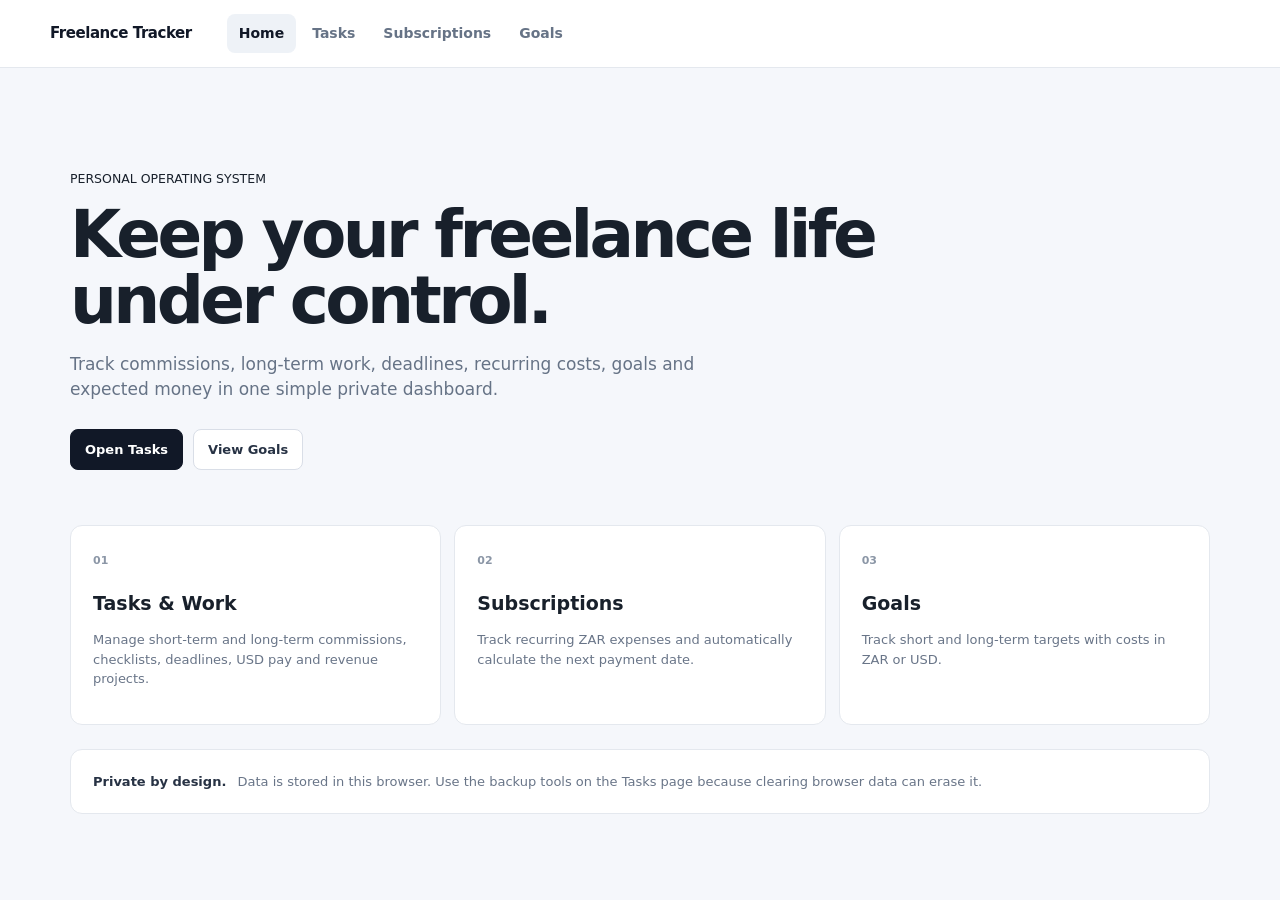
<file: index.html>
<!doctype html><html lang="en"><head><meta charset="UTF-8"><meta name="viewport" content="width=device-width,initial-scale=1"><title>Freelance Tracker</title><link rel="stylesheet" href="styles.css"></head><body><header><a class="brand" href="index.html">Freelance Tracker</a><nav><a class="active" href="index.html">Home</a><a href="tasks.html">Tasks</a><a href="subscriptions.html">Subscriptions</a><a href="goals.html">Goals</a></nav></header><main class="container home"><section class="hero"><small>PERSONAL OPERATING SYSTEM</small><h1>Keep your freelance life under control.</h1><p>Track commissions, long-term work, deadlines, recurring costs, goals and expected money in one simple private dashboard.</p><div class="actions"><a class="btn primary" href="tasks.html">Open Tasks</a><a class="btn" href="goals.html">View Goals</a></div></section><section class="grid3"><article><b>01</b><h2>Tasks & Work</h2><p>Manage short-term and long-term commissions, checklists, deadlines, USD pay and revenue projects.</p></article><article><b>02</b><h2>Subscriptions</h2><p>Track recurring ZAR expenses and automatically calculate the next payment date.</p></article><article><b>03</b><h2>Goals</h2><p>Track short and long-term targets with costs in ZAR or USD.</p></article></section><div class="notice"><strong>Private by design.</strong> Data is stored in this browser. Use the backup tools on the Tasks page because clearing browser data can erase it.</div></main><script src="app.js"></script></body></html>
</file>
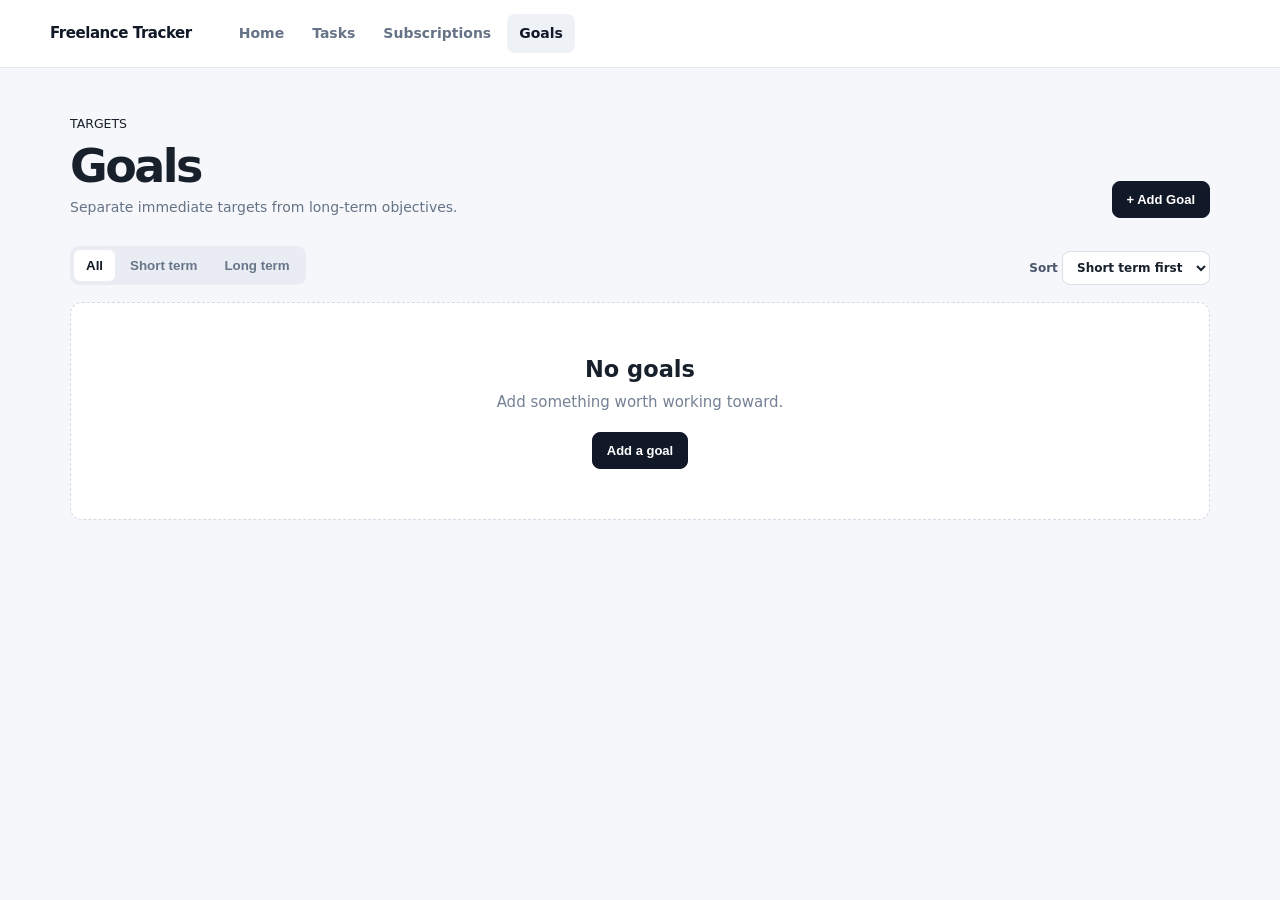
<file: goals.html>
<!doctype html><html lang="en"><head><meta charset="UTF-8"><meta name="viewport" content="width=device-width,initial-scale=1"><title>Goals — Freelance Tracker</title><link rel="stylesheet" href="styles.css"></head><body data-page="goals"><header><a class="brand" href="index.html">Freelance Tracker</a><nav><a href="index.html">Home</a><a href="tasks.html">Tasks</a><a href="subscriptions.html">Subscriptions</a><a class="active" href="goals.html">Goals</a></nav></header><main class="container"><section class="heading"><div><small>TARGETS</small><h1>Goals</h1><p>Separate immediate targets from long-term objectives.</p></div><button class="btn primary" data-open="goal-modal">+ Add Goal</button></section><section class="toolbar"><div class="tabs" id="goal-filter"><button class="active" data-filter="all">All</button><button data-filter="short">Short term</button><button data-filter="long">Long term</button></div><label>Sort <select id="goal-sort"><option value="short">Short term first</option><option value="long">Long term first</option><option value="cost-desc">Cost: highest</option><option value="cost-asc">Cost: lowest</option><option value="usd">USD first</option></select></label></section><div id="goal-list" class="list"></div><div id="goal-empty" class="empty"><h2>No goals</h2><p>Add something worth working toward.</p><button class="btn primary" data-open="goal-modal">Add a goal</button></div></main><div class="modal hidden" id="goal-modal"><div class="modalbox"><button class="close" data-close>×</button><h2>Add Goal</h2><form id="goal-form"><label>Title<input name="title" required placeholder="e.g. Buy a new monitor"></label><label>Type<select name="type"><option value="short">Short term</option><option value="long">Long term</option></select></label><label>Description<textarea name="description" rows="4" required></textarea></label><div class="two"><label>Currency<select name="currency"><option value="ZAR">ZAR (R)</option><option value="USD">USD ($)</option></select></label><label>Cost<input name="cost" type="number" min="0" step="0.01" required></label></div><button class="btn primary full">Save Goal</button></form></div></div><script src="app.js"></script></body></html>
</file>
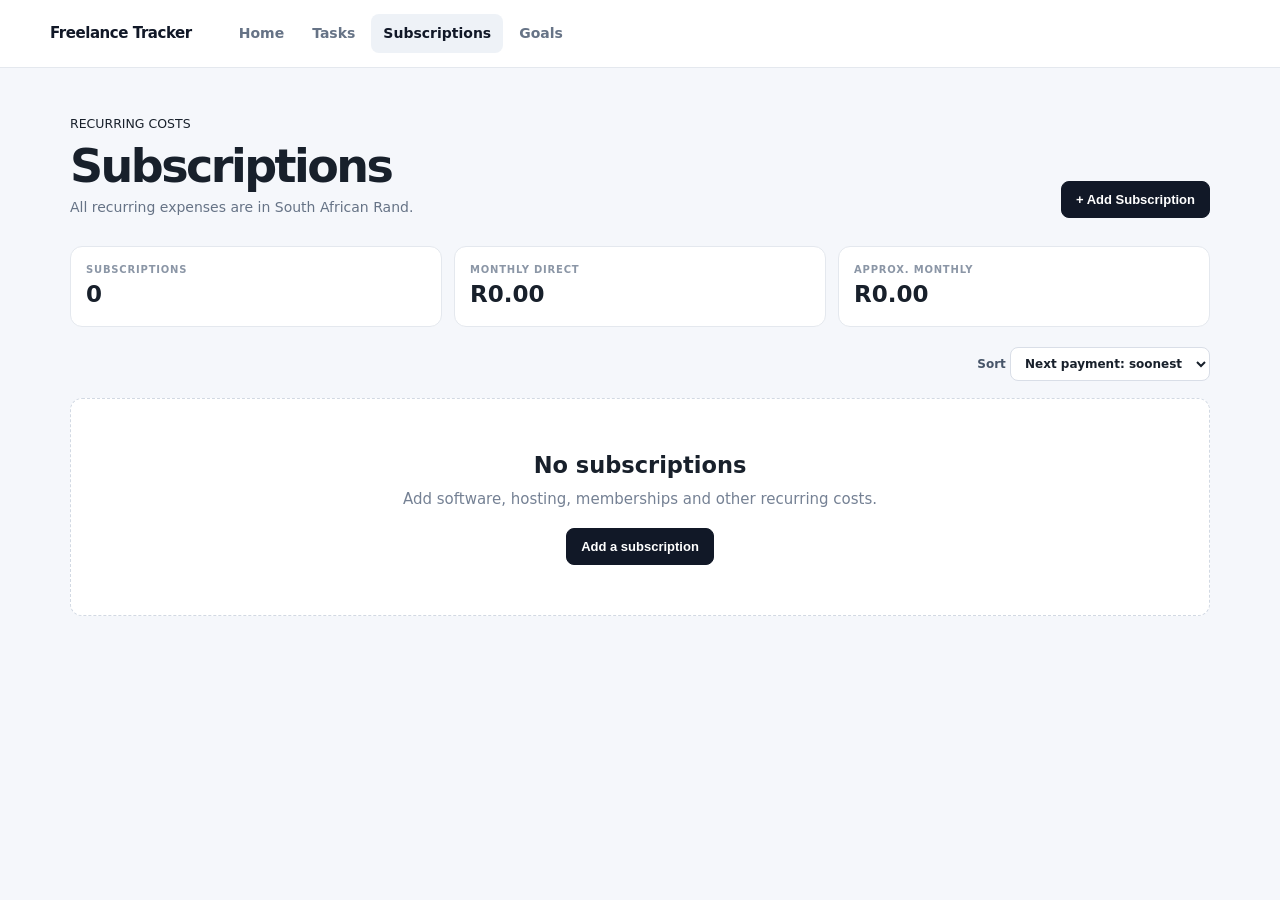
<file: subscriptions.html>
<!doctype html><html lang="en"><head><meta charset="UTF-8"><meta name="viewport" content="width=device-width,initial-scale=1"><title>Subscriptions — Freelance Tracker</title><link rel="stylesheet" href="styles.css"></head><body data-page="subscriptions"><header><a class="brand" href="index.html">Freelance Tracker</a><nav><a href="index.html">Home</a><a href="tasks.html">Tasks</a><a class="active" href="subscriptions.html">Subscriptions</a><a href="goals.html">Goals</a></nav></header><main class="container"><section class="heading"><div><small>RECURRING COSTS</small><h1>Subscriptions</h1><p>All recurring expenses are in South African Rand.</p></div><button class="btn primary" data-open="sub-modal">+ Add Subscription</button></section><section id="sub-summary" class="summary"></section><section class="toolbar right"><label>Sort <select id="sub-sort"><option value="next">Next payment: soonest</option><option value="cost-desc">Cost: highest</option><option value="cost-asc">Cost: lowest</option><option value="weekly">Weekly first</option><option value="monthly">Monthly first</option></select></label></section><div id="sub-list" class="list"></div><div id="sub-empty" class="empty"><h2>No subscriptions</h2><p>Add software, hosting, memberships and other recurring costs.</p><button class="btn primary" data-open="sub-modal">Add a subscription</button></div></main><div class="modal hidden" id="sub-modal"><div class="modalbox"><button class="close" data-close>×</button><h2>Add Subscription</h2><form id="sub-form"><label>Title<input name="title" required placeholder="e.g. Adobe"></label><label>Description<textarea name="description" rows="3"></textarea></label><div class="two"><label>Cost (ZAR)<input name="cost" type="number" min="0" step="0.01" required></label><label>Frequency<select name="frequency"><option value="monthly">Monthly</option><option value="weekly">Weekly</option></select></label></div><label>Date purchased / first paid<input name="startDate" type="date" required></label><button class="btn primary full">Save Subscription</button></form></div></div><script src="app.js"></script></body></html>
</file>
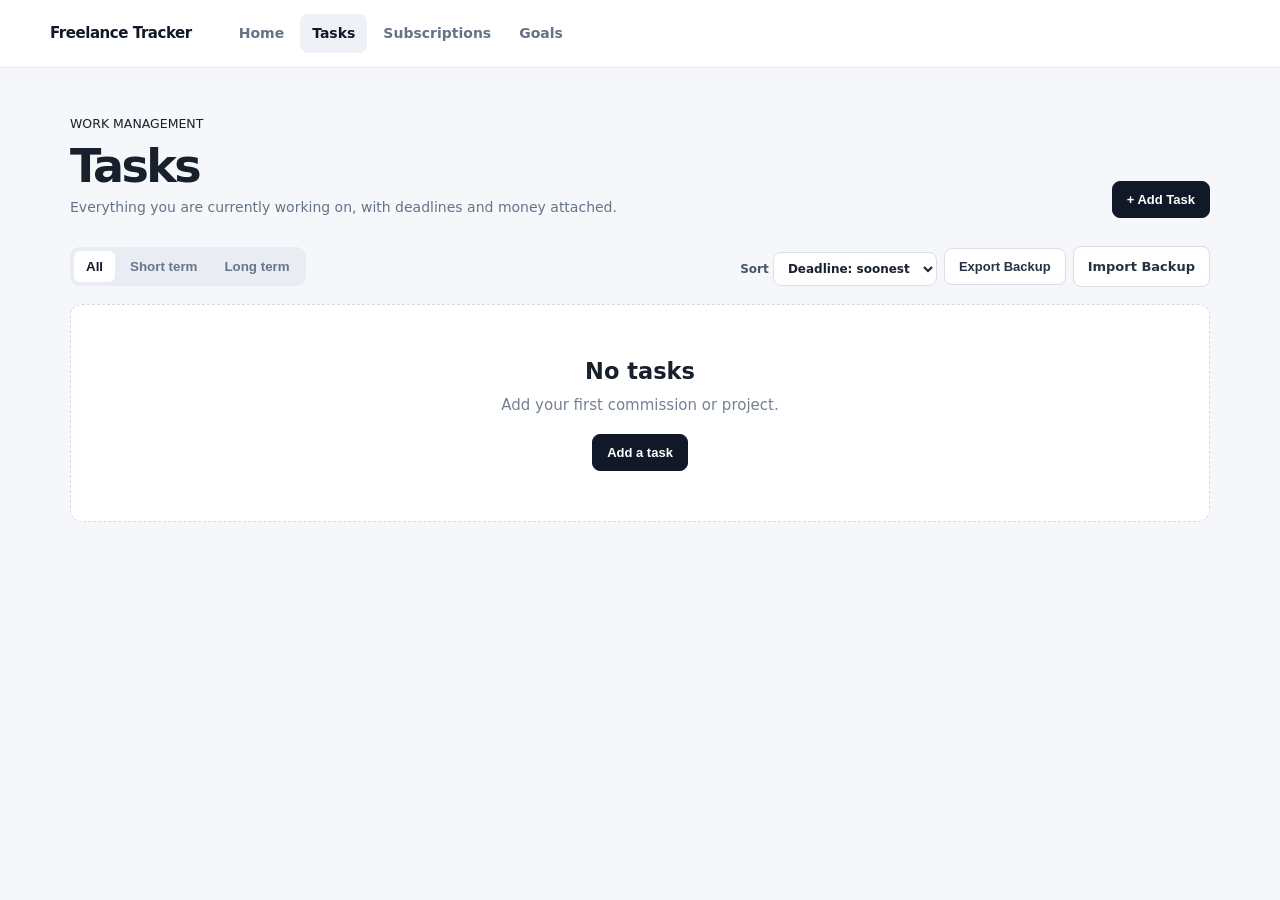
<file: tasks.html>
<!doctype html><html lang="en"><head><meta charset="UTF-8"><meta name="viewport" content="width=device-width,initial-scale=1"><title>Tasks — Freelance Tracker</title><link rel="stylesheet" href="styles.css"></head><body data-page="tasks"><header><a class="brand" href="index.html">Freelance Tracker</a><nav><a href="index.html">Home</a><a class="active" href="tasks.html">Tasks</a><a href="subscriptions.html">Subscriptions</a><a href="goals.html">Goals</a></nav></header><main class="container"><section class="heading"><div><small>WORK MANAGEMENT</small><h1>Tasks</h1><p>Everything you are currently working on, with deadlines and money attached.</p></div><button class="btn primary" data-open="task-modal">+ Add Task</button></section><section class="toolbar"><div class="tabs" id="task-filter"><button class="active" data-filter="all">All</button><button data-filter="short">Short term</button><button data-filter="long">Long term</button></div><div class="tools"><label>Sort <select id="task-sort"><option value="deadline-asc">Deadline: soonest</option><option value="deadline-desc">Deadline: latest</option><option value="pay-desc">Pay: highest</option><option value="pay-asc">Pay: lowest</option><option value="revenue">Revenue first</option><option value="usd">USD first</option></select></label><button class="btn" id="export">Export Backup</button><label class="btn file">Import Backup<input id="import" type="file" accept="application/json"></label></div></section><div id="task-list" class="list"></div><div id="task-empty" class="empty"><h2>No tasks</h2><p>Add your first commission or project.</p><button class="btn primary" data-open="task-modal">Add a task</button></div></main><div class="modal hidden" id="task-modal"><div class="modalbox"><button class="close" data-close>×</button><h2>Add Task</h2><form id="task-form"><label>Title<input name="title" required placeholder="e.g. Client UI commission"></label><div class="two"><label>Type<select name="type"><option value="short">Short term</option><option value="long">Long term</option></select></label><label>Pay type<select name="payType"><option value="usd">USD ($)</option><option value="revenue">Revenue</option></select></label></div><label>Description<textarea name="description" rows="3"></textarea></label><label>Expected pay<input name="pay" required placeholder="50, 10%, or ?"></label><label>Deadline<input name="deadline" type="date" required></label><label>Checklist <span class="muted">one item per line</span><textarea name="checklist" rows="6" placeholder="Finish design&#10;Export assets&#10;Send to client"></textarea></label><button class="btn primary full">Save Task</button></form></div></div><script src="app.js"></script></body></html>
</file>
<file: styles.css>
*{box-sizing:border-box}body{margin:0;background:#f5f7fb;color:#18202b;font:15px/1.5 Inter,system-ui,-apple-system,BlinkMacSystemFont,"Segoe UI",sans-serif}header{height:68px;background:#fff;border-bottom:1px solid #e4e8ee;display:flex;align-items:center;padding:0 max(16px,calc((100% - 1180px)/2));gap:35px;position:sticky;top:0;z-index:10}.brand{font-weight:850;letter-spacing:-.03em;text-decoration:none;color:#111827}nav{display:flex;gap:4px}nav a{padding:9px 12px;border-radius:8px;color:#667386;text-decoration:none;font-size:14px;font-weight:700}nav a.active,nav a:hover{background:#eef2f7;color:#111827}.container{max-width:1180px;margin:auto;padding:44px 20px 80px}.hero{max-width:820px;padding:55px 0}.hero h1,.heading h1{font-size:clamp(40px,6vw,66px);line-height:1;letter-spacing:-.055em;margin:12px 0 18px}.hero p,.heading p{font-size:17px;color:#667386;max-width:700px}.actions{display:flex;gap:10px;margin-top:26px}.btn{display:inline-flex;align-items:center;justify-content:center;border:1px solid #d9dee7;background:#fff;color:#273244;border-radius:8px;padding:10px 14px;font-weight:800;font-size:13px;cursor:pointer;text-decoration:none}.btn.primary{background:#111827;border-color:#111827;color:#fff}.btn.full{width:100%;margin-top:8px}.grid3{display:grid;grid-template-columns:repeat(3,1fr);gap:13px}.grid3 article,.notice,.card{background:#fff;border:1px solid #e4e8ee;border-radius:12px;padding:22px}.grid3 b{font-size:11px;color:#8b96a6}.grid3 h2{margin:18px 0 7px;font-size:19px}.grid3 p,.notice{color:#697588;font-size:13px}.notice{margin-top:24px}.notice strong{color:#273244;margin-right:7px}.heading{display:flex;justify-content:space-between;align-items:end;gap:20px;margin-bottom:28px}.heading h1{font-size:46px;margin:8px 0}.heading p{font-size:14px;margin:0}.toolbar{display:flex;align-items:center;justify-content:space-between;gap:12px;margin-bottom:17px}.toolbar.right{justify-content:flex-end}.tabs{display:flex;background:#e9edf3;padding:4px;border-radius:9px;gap:3px}.tabs button{border:0;background:transparent;padding:8px 12px;border-radius:6px;color:#687588;font-weight:750;cursor:pointer}.tabs button.active{background:#fff;color:#111827}.tools{display:flex;gap:7px;align-items:center;flex-wrap:wrap}label{font-size:12px;font-weight:750;color:#475569}input,textarea,select{display:block;width:100%;margin-top:5px;border:1px solid #d9dee7;border-radius:8px;padding:10px;background:#fff;color:#18202b;font:inherit;outline:0}select{padding:8px 10px;width:auto;display:inline-block}input:focus,textarea:focus,select:focus{border-color:#9aa6b8;box-shadow:0 0 0 3px #64748b14}.list{display:grid;gap:11px}.card{transition:.15s}.card:hover{border-color:#cbd3de}.card.completed{opacity:.62}.top{display:flex;justify-content:space-between;gap:20px}.title{font-size:18px;font-weight:850;margin:0 0 4px}.desc{white-space:pre-wrap;color:#697588;font-size:13px;margin:0 0 13px}.tags{display:flex;gap:5px;flex-wrap:wrap;margin-bottom:9px}.tag{font-size:10px;text-transform:uppercase;letter-spacing:.06em;font-weight:850;padding:4px 7px;border-radius:5px;background:#eef2f7;color:#5d6a7c}.tag.revenue{background:#eaf7ef;color:#277344}.tag.unknown{background:#fff4d8;color:#8b6515}.pay{text-align:right;min-width:125px;font-weight:850;font-size:18px}.pay small{display:block;color:#8993a2;text-transform:uppercase;font-size:9px;letter-spacing:.08em}.deadline{font-size:12px;color:#566476}.deadline.today{color:#a45d00}.deadline.overdue{color:#b42318}.checklist{border-top:1px solid #edf0f4;padding-top:11px;display:grid;gap:7px}.check{display:flex;gap:8px;align-items:flex-start;font-size:13px;color:#4d5b6d}.check input{width:16px;margin:1px 0}.check.done{text-decoration:line-through;color:#9ba4b1}.card-actions{display:flex;justify-content:flex-end;gap:7px;margin-top:13px}.danger{color:#b42318}.empty{text-align:center;background:#fff;border:1px dashed #d2d9e3;border-radius:12px;padding:50px 20px}.empty h2{margin:0 0 5px}.empty p{color:#758194;margin:0 0 18px}.hidden{display:none!important}.modal{position:fixed;inset:0;background:#11182755;display:flex;align-items:center;justify-content:center;padding:20px;z-index:30}.modalbox{width:min(570px,100%);max-height:90vh;overflow:auto;background:#fff;border-radius:13px;padding:25px;position:relative;box-shadow:0 25px 70px #0003}.modalbox h2{margin:0 0 20px}.close{position:absolute;right:14px;top:9px;background:0;border:0;font-size:27px;color:#778294;cursor:pointer}.two{display:grid;grid-template-columns:1fr 1fr;gap:12px}.muted{font-weight:500;color:#8993a2}.summary{display:grid;grid-template-columns:repeat(3,1fr);gap:12px;margin-bottom:15px}.summary .card{padding:15px}.summary b{font-size:23px}.summary span{display:block;font-size:10px;color:#8b96a6;text-transform:uppercase;font-weight:800;letter-spacing:.08em}.file{position:relative;overflow:hidden}.file input{position:absolute;inset:0;opacity:0;cursor:pointer;margin:0}@media(max-width:720px){header{height:auto;min-height:60px;flex-wrap:wrap;padding:12px 14px;gap:6px}nav{width:100%;overflow:auto}.container{padding:28px 14px}.grid3,.summary{grid-template-columns:1fr}.heading{align-items:flex-start;flex-direction:column}.heading h1{font-size:39px}.toolbar{align-items:stretch;flex-direction:column}.tools{justify-content:flex-start}.top{flex-direction:column}.pay{text-align:left}.two{grid-template-columns:1fr}.actions{flex-direction:column}.notice strong{display:block;margin-bottom:4px}}
</file>
